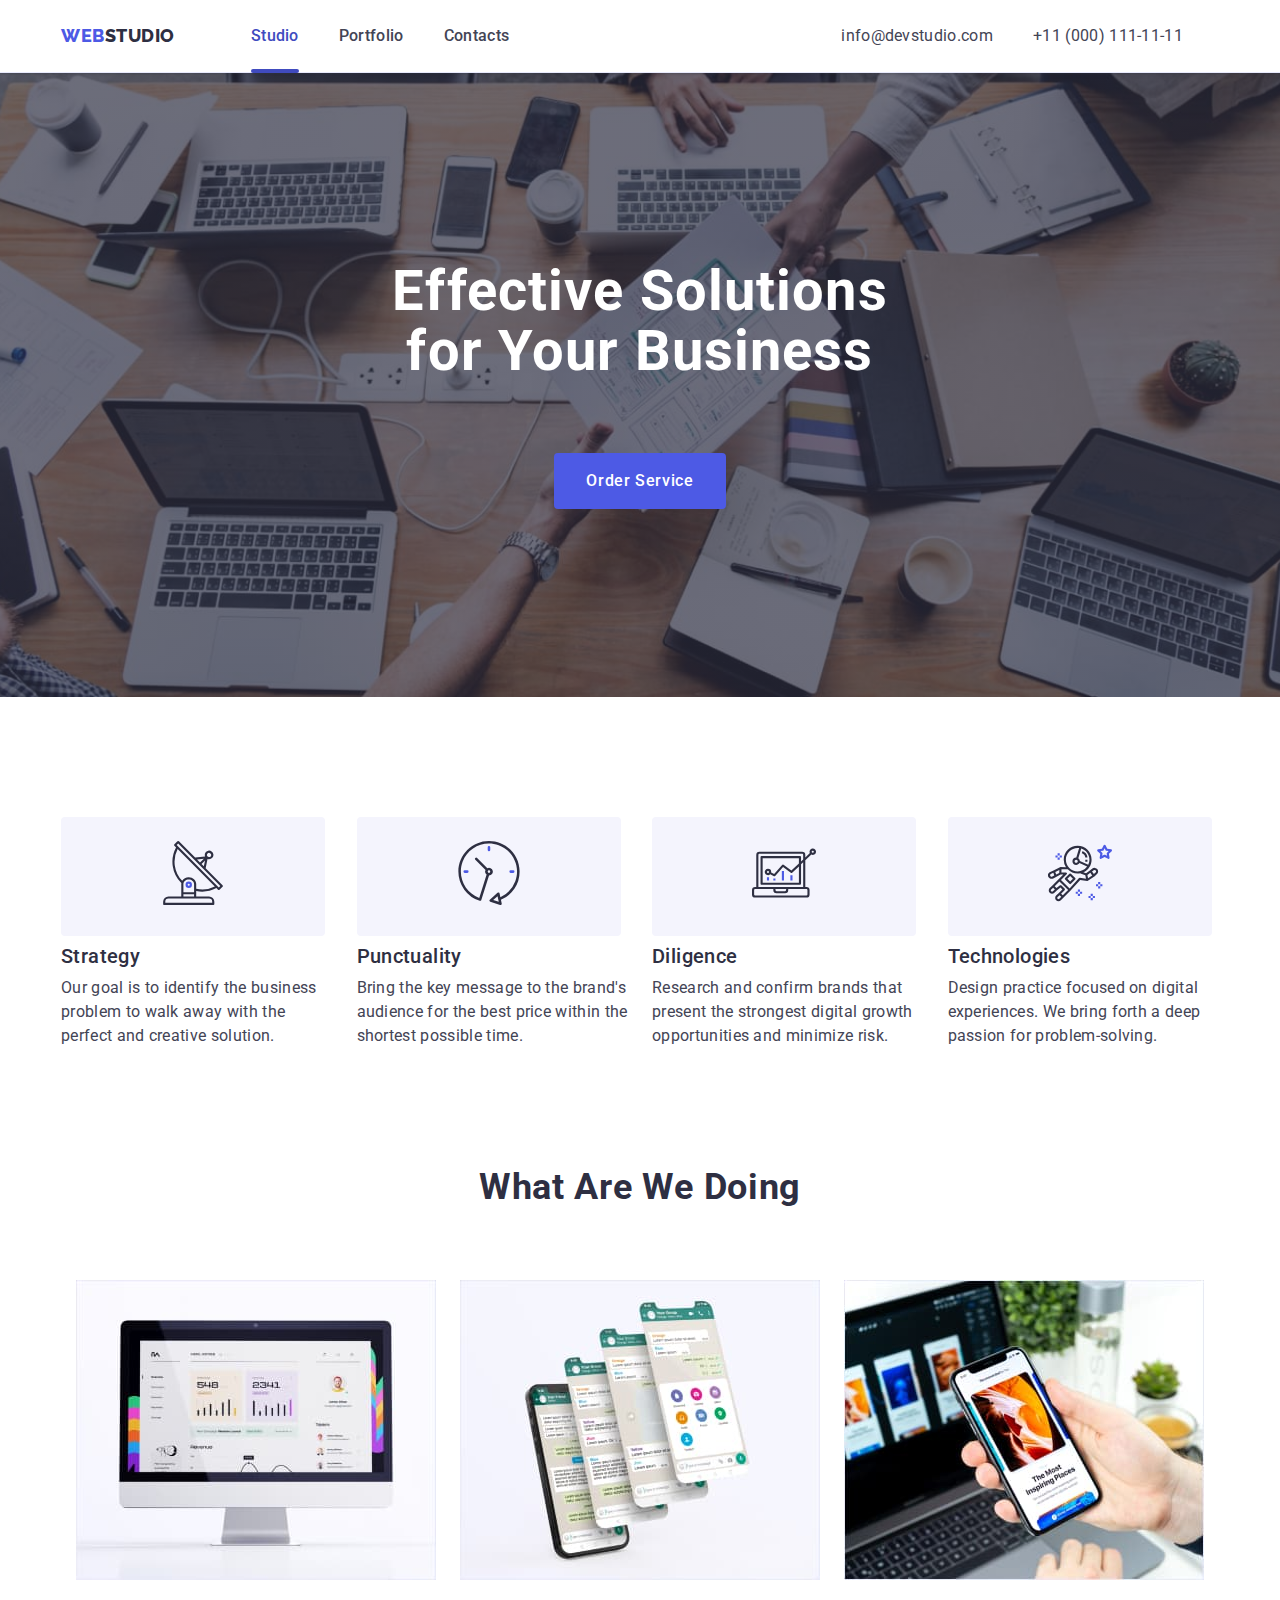
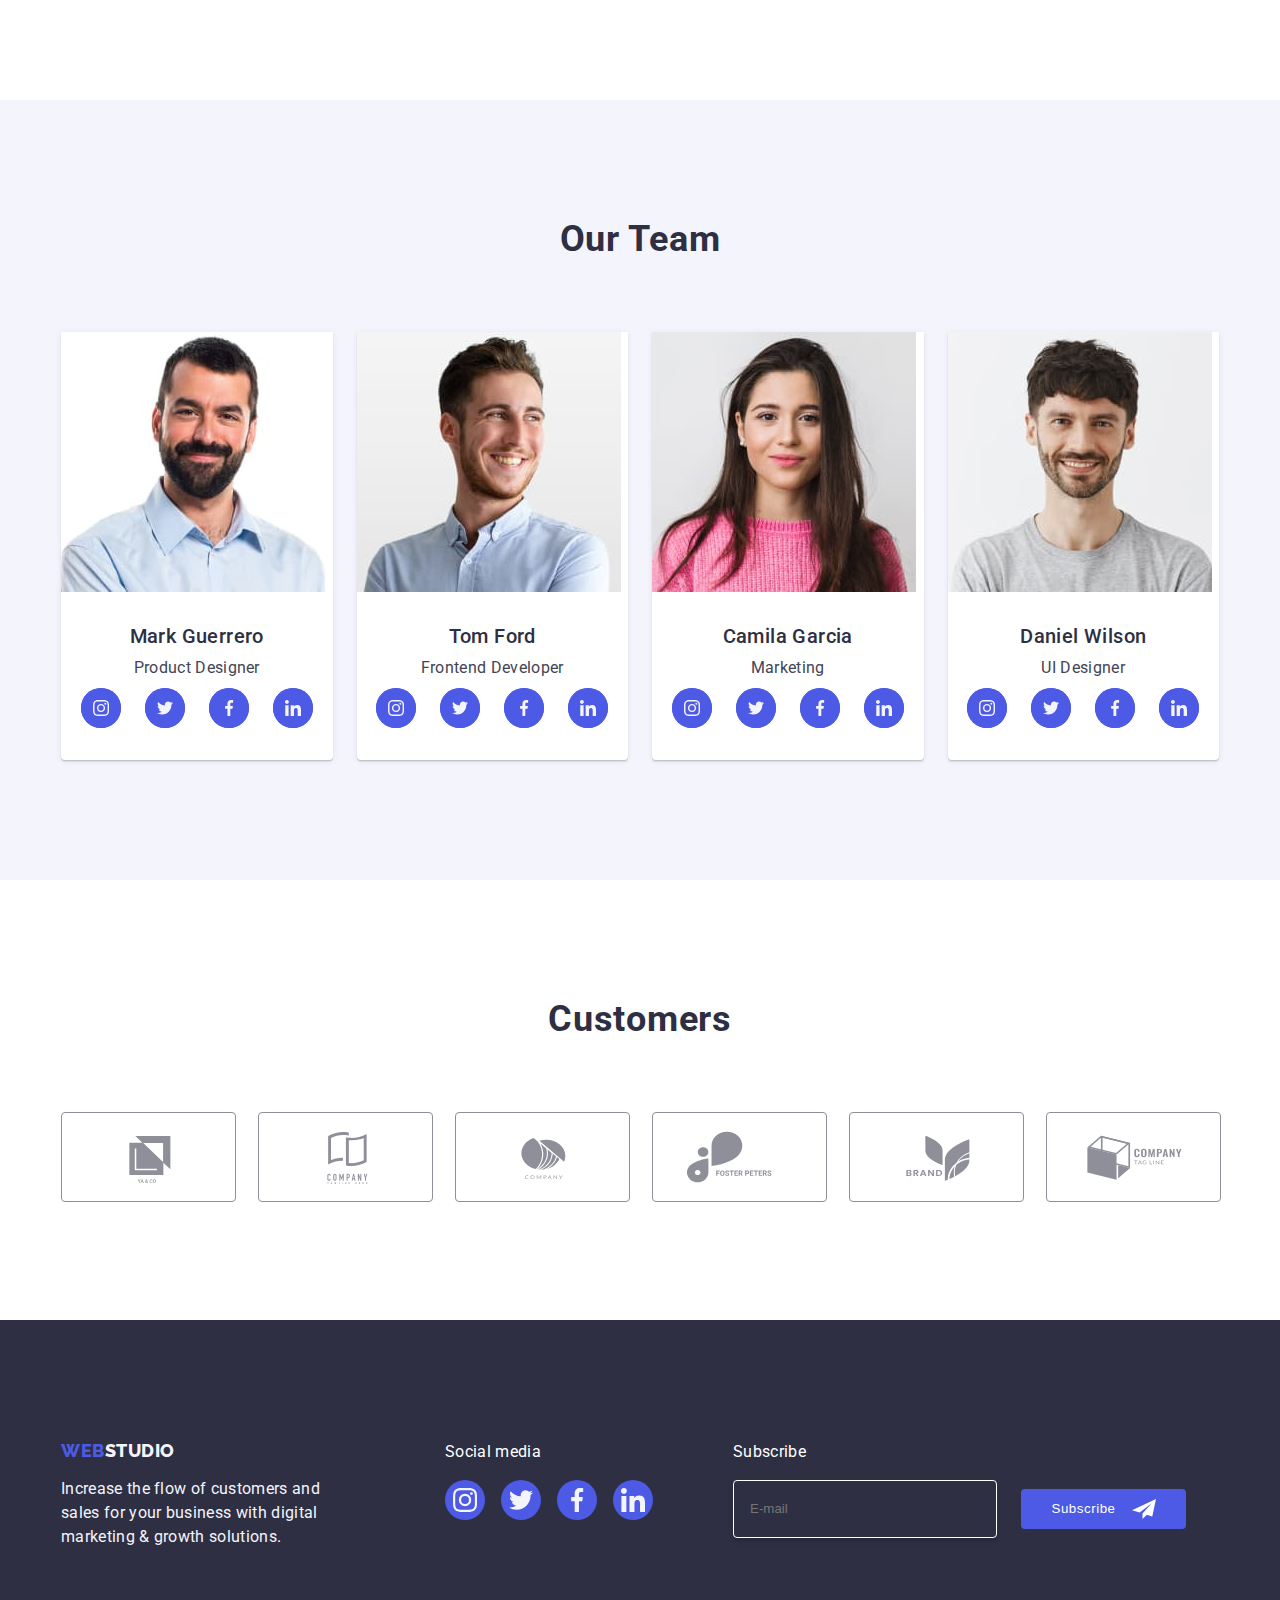
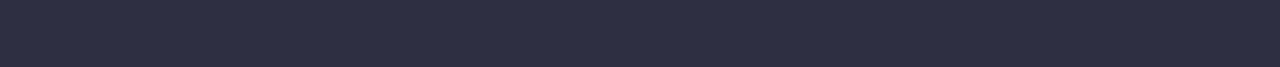
<file: index.html>
<!DOCTYPE html>
<html lang="en">

<head>
  <meta charset="utf-8">
  <meta http-equiv="X-UA-Compatible" content="IE=edge">
  <meta name="description" content="">
  <meta name="viewport" content="width=device-width, initial-scale=1">
  <title>dz3</title>
  <link rel="preconnect" href="https://fonts.googleapis.com">
  <link rel="preconnect" href="https://fonts.gstatic.com" crossorigin>
  <link href="https://fonts.googleapis.com/css2?family=Raleway:wght@900&family=Roboto:wght@400;500;700;900&display=swap"
    rel="stylesheet">
  <link rel="stylesheet" href="https://cdnjs.cloudflare.com/ajax/libs/modern-normalize/2.0.0/modern-normalize.min.css"
    integrity="sha512-4xo8blKMVCiXpTaLzQSLSw3KFOVPWhm/TRtuPVc4WG6kUgjH6J03IBuG7JZPkcWMxJ5huwaBpOpnwYElP/m6wg=="
    crossorigin="anonymous" referrerpolicy="no-referrer" />
 
  <link rel="stylesheet" href="./css/styles.css" />
</head>

<body>
  <header class="header">
    <div class="container flexed-list header-container">
      <a class="logo logo-header link" href="./index.html">Web<span class="logo-text">Studio</span></a>
      <div class="js-menu-container is-open">
        <nav class="flexed-list menu-nav">
          <ul class="menu-list list flexed-list">
            <li class="menu-list-item"><a class="menu-list-link link lower" href="./index.html">Studio</a></li>
            <li class="menu-list-item"><a class="menu-list-link link " href="./portfolio.html">Portfolio</a></li>
            <li class="menu-list-item"><a class="menu-list-link link " href="">Contacts</a></li>
          </ul>
        </nav>
        <address class="contacts">
          <ul class="list flexed-list contacts-list">
            <li class="contacts-item">
              <a href="mailto:info@devstudio.com" class="contacts-link link">info@devstudio.com</a>
            </li>
            <li class="contacts-item">
              <a href="tel:+110001111111" class="contacts-link link contacts-phone">+11 (000) 111-11-11</a>
            </li>
          </ul>
        </address>
        <div class="header-networks">
          <ul class="flexed-list list header-list">
          <li class="header-icons">
            <a href="" class="header-links">
              <svg class="header-icon" width="24" height="24">
                <use href="./images/icons.svg#icon-instagram-2"></use>
              </svg>
            </a>
          </li>
          <li class="header-icons">
            <a href="" class="header-links">

              <svg class="header-icon" width="24" height="24">
                <use href="./images/icons.svg#icon-twitter-1"></use>
              </svg>
            </a>
          </li>
          <li class="header-icons">
            <a href="" class="header-links">

              <svg class="header-icon" width="24" height="24">
                <use href="./images/icons.svg#icon-facebook-1"></use>
              </svg>
            </a>
          </li>
          <li class="header-icons">
            <a href="" class="header-links">

              <svg class="header-icon" width="24" height="24">
                <use href="./images/icons.svg#icon-linkedin-1"></use>
              </svg>
            </a>
          </li>
        </ul>
        </div>
        <button class="close-btn js-close-menu">
           <svg class="modal-icon" width="8" height="8">
          <use href="./images/icons.svg#icon-close-black-18dp-2-1"></use>
        </svg>
        </button>
      </div>

      <button class="menu-toggle js-open-menu" aria-expanded="false" aria-controls="mobile-menu">
         <svg
            width="24"
            height="24"
            fill="currentColor"
            viewBox="0 0 20 20"
            xmlns="http://www.w3.org/2000/svg"
          >
            <path
              fill-rule="evenodd"
              d="M3 5a1 1 0 011-1h12a1 1 0 110 2H4a1 1 0 01-1-1zM3 10a1 1 0 011-1h12a1 1 0 110 2H4a1 1 0 01-1-1zM3 15a1 1 0 011-1h12a1 1 0 110 2H4a1 1 0 01-1-1z"
              clip-rule="evenodd"
            ></path>
          </svg>
      </button>

    </div>

  </header>
  <main>
    <section class="solution">
      <div class="container solution-container">
        <h1 class="solution-text">Effective Solutions
          for Your Business</h1>
        <button class="solution-btn" type="button" data-modal-open>Order Service</button>
      </div>
    </section>
    <section class="about-us">
      <div class="container">
        <h2 class="visually-hidden">lorem</h2>
        <ul class="list flexed-list about-us-list">
          <li class="about-us-item">
            <div class="about-us-item-svg">
              <svg class="about-us-icon" width="64" height="64">
                <use href="./images/icons.svg#icon-antenna-1">
                </use>
              </svg>
            </div>
            <h3 class="about-us-title title-large">Strategy</h3>
            <p class="paragraph about-us-text">Our goal is to identify the business
              problem to walk away with the perfect and creative solution. </p>
          </li>
          <li class="about-us-item">
            <div class="about-us-item-svg">

              <svg class="about-us-icon" width="64" height="64">
                <use href="./images/icons.svg#icon-clock-1">
                </use>
              </svg>
            </div>
            <h3 class="about-us-title title-large">Punctuality</h3>
            <p class="paragraph about-us-text">Bring the key message to the brand's audience for the best price within
              the shortest
              possible time.</p>
          </li>
          <li class="about-us-item">
            <div class="about-us-item-svg">

              <svg class="about-us-icon" width="64" height="64">
                <use href="./images/icons.svg#icon-diagram-1">
                </use>
              </svg>
            </div>
            <h3 class="about-us-title title-large">Diligence</h3>
            <p class="paragraph about-us-text">Research and confirm brands that present the strongest digital growth
              opportunities
              and minimize risk.
            </p>
          </li>
          <li class="about-us-item">
            <div class="about-us-item-svg">

              <svg class="about-us-icon" width="64" height="64">
                <use href="./images/icons.svg#icon-astronaut-1">
                </use>
              </svg>
            </div>
            <h3 class="about-us-title title-large">Technologies</h3>
            <p class="paragraph about-us-text">Design practice focused on digital experiences. We bring forth a deep
              passion for
              problem-solving.</p>
          </li>
        </ul>
      </div>
    </section>
    <section class="we-doing">
      <div class="container">
        <h2 class="title-extra-large">What are we doing</h2>
        <ul class="flexed-list list we-doing-list">
          <li class="we-doing-item"><img src="./images/img1.jpg" srcset="./images/img1x2.jpg 2x" alt="laptop"></li>
          <li class="we-doing-item"><img src="./images/img2.jpg" srcset="./images/img2x2.jpg 2x" alt="smartphone"></li>
          <li class="we-doing-item"><img src="./images/img3.jpg" srcset="./images/img3x2.jpg 2x" alt="laptop and smartphone"></li>
        </ul>
      </div>
    </section>
    <section class="team">
      <div class="container team-container">
        <h2 class="team-title title-extra-large">Our Team</h2>
        <ul class="flexed-list list team-list">
          <li class="team-item">
            <img src="./images/img4.jpg" srcset="./images/img4x2.jpg 2x" alt="men" width="264">
            <div class="team-item-main">
              <h3 class="team-item-main-title title-large">Mark Guerrero</h3>
              <p class="team-item-main-text">Product Designer</p>
              <ul class="team-item-list list">
                <li class="team-icons">
                  <a href="" class="team-icon-link">

                    <svg class="team-icon" width="16" height="16">
                      <use href="./images/icons.svg#icon-instagram-2"></use>
                    </svg>
                  </a>
                </li>
                <li class="team-icons">
                  <a href="" class="team-icon-link">

                    <svg class="team-icon" width="16" height="16">
                      <use href="./images/icons.svg#icon-twitter-1"></use>
                    </svg>
                  </a>
                </li>
                <li class="team-icons">
                  <a href="" class="team-icon-link">

                    <svg class="team-icon" width="16" height="16">
                      <use href="./images/icons.svg#icon-facebook-1"></use>
                    </svg>
                  </a>
                </li>
                <li class="team-icons">
                  <a href="" class="team-icon-link">

                    <svg class="team-icon" width="16" height="16">
                      <use href="./images/icons.svg#icon-linkedin-1"></use>
                    </svg>
                  </a>
                </li>
              </ul>
            </div>
          </li>
          <li class="team-item">
            <img src="./images/img5.jpg" srcset="./images/img5x2.jpg 2x" alt="men" width="264">
            <div class="team-item-main">
              <h3 class="team-item-main-title title-large">Tom Ford</h3>
              <p class="team-item-main-text">Frontend Developer</p>
              <ul class="team-item-list list">
                <li class="team-icons">
                  <a href="" class="team-icon-link">

                    <svg class="team-icon" width="16" height="16">
                      <use href="./images/icons.svg#icon-instagram-2"></use>
                    </svg>
                  </a>
                </li>
                <li class="team-icons">
                  <a href="" class="team-icon-link">

                    <svg class="team-icon" width="16" height="16">
                      <use href="./images/icons.svg#icon-twitter-1"></use>
                    </svg>
                  </a>
                </li>
                <li class="team-icons">
                  <a href="" class="team-icon-link">

                    <svg class="team-icon" width="16" height="16">
                      <use href="./images/icons.svg#icon-facebook-1"></use>
                    </svg>
                  </a>
                </li>
                <li class="team-icons">
                  <a href="" class="team-icon-link">

                    <svg class="team-icon" width="16" height="16">
                      <use href="./images/icons.svg#icon-linkedin-1"></use>
                    </svg>
                  </a>
                </li>
              </ul>
            </div>
          </li>
          <li class="team-item">
            <img src="./images/img6.jpg" srcset="./images/img6x2.jpg 2x" alt="women" width="264">
            <div class="team-item-main">
              <h3 class="team-item-main-title title-large">Camila Garcia</h3>
              <p class="team-item-main-text">Marketing</p>
              <ul class="team-item-list list">
                <li class="team-icons">
                  <a href="" class="team-icon-link">

                    <svg class="team-icon" width="16" height="16">
                      <use href="./images/icons.svg#icon-instagram-2"></use>
                    </svg>
                  </a>
                </li>
                <li class="team-icons">
                  <a href="" class="team-icon-link">

                    <svg class="team-icon" width="16" height="16">
                      <use href="./images/icons.svg#icon-twitter-1"></use>
                    </svg>
                  </a>
                </li>
                <li class="team-icons">
                  <a href="" class="team-icon-link">

                    <svg class="team-icon" width="16" height="16">
                      <use href="./images/icons.svg#icon-facebook-1"></use>
                    </svg>
                  </a>
                </li>
                <li class="team-icons">
                  <a href="" class="team-icon-link">

                    <svg class="team-icon" width="16" height="16">
                      <use href="./images/icons.svg#icon-linkedin-1"></use>
                    </svg>
                  </a>
                </li>
              </ul>
            </div>
          </li>
          <li class="team-item">
            <img src="./images/img7.jpg" srcset="./images/img7x2.jpg 2x" alt="men" width="264">
            <div class="team-item-main">

              <h3 class="team-item-main-title title-large">Daniel Wilson</h3>
              <p class="team-item-main-text">UI Designer</p>
              <ul class="team-item-list list">
                <li class="team-icons">
                  <a href="" class="team-icon-link">

                    <svg class="team-icon" width="16" height="16">
                      <use href="./images/icons.svg#icon-instagram-2"></use>
                    </svg>
                  </a>
                </li>
                <li class="team-icons">
                  <a href="" class="team-icon-link">

                    <svg class="team-icon" width="16" height="16">
                      <use href="./images/icons.svg#icon-twitter-1"></use>
                    </svg>
                  </a>
                </li>
                <li class="team-icons">
                  <a href="" class="team-icon-link">

                    <svg class="team-icon" width="16" height="16">
                      <use href="./images/icons.svg#icon-facebook-1"></use>
                    </svg>
                  </a>
                </li>
                <li class="team-icons">
                  <a href="" class="team-icon-link">

                    <svg class="team-icon" width="16" height="16">
                      <use href="./images/icons.svg#icon-linkedin-1"></use>
                    </svg>
                  </a>
                </li>
              </ul>
            </div>
          </li>
        </ul>
      </div>


    </section>

    <section class="customers">
      <div class="container customers-container">
        <h2 class="title-extra-large customers-title">Customers</h2>
        <ul class="flexed-list list customers-list">
          <li class="customers-item">
            <a href="" class="customers-link">
              <svg class="customers-icon" width="104" height="56">
                <use href="./images/icons.svg#icon-Logo"></use>
              </svg>
            </a>
          </li>
          <li class="customers-item">
            <a href="" class="customers-link">
              <svg class="customers-icon" width="104" height="56">
                <use href="./images/icons.svg#icon-Logo1"></use>
              </svg>
            </a>
          </li>
          <li class="customers-item">
            <a href="" class="customers-link">
              <svg class="customers-icon" width="104" height="56">
                <use href="./images/icons.svg#icon-Logo2"></use>
              </svg>
            </a>
          </li>
          <li class="customers-item">
            <a href="" class="customers-link">
              <svg class="customers-icon" width="104" height="56">
                <use href="./images/icons.svg#icon-group"></use>
              </svg>
            </a>
          </li>
          <li class="customers-item">
            <a href="" class="customers-link">
              <svg class="customers-icon" width="104" height="56">
                <use href="./images/icons.svg#icon-Logo3"></use>
              </svg>
            </a>
          </li>
          <li class="customers-item">
            <a href="" class="customers-link">
              <svg class="customers-icon" width="104" height="56">
                <use href="./images/icons.svg#icon-Logo4"></use>
              </svg>
            </a>
          </li>
        </ul>
      </div>
    </section>
  </main>

  <footer class="footer">
    <div class="container footer-container">
      <div class="footer-item-logo">
        <a class="logo footer-logo link" href="./index.html">Web<span class="footer-logo-text">Studio</span></a>
        <p class="footer-text">Increase the flow of customers and sales for your business with digital marketing &
          growth
          solutions.</p>
      </div>
      <div class="footer-item-networks">
        <p class="paragraph footer-paragraph">
          Social media
        </p>
        <ul class="flexed-list list footer-list">
          <li class="footer-icons">
            <a href="" class="footer-links">
              <svg class="footer-icon" width="24" height="24">
                <use href="./images/icons.svg#icon-instagram-2"></use>
              </svg>
            </a>
          </li>
          <li class="footer-icons">
            <a href="" class="footer-links">

              <svg class="footer-icon" width="24" height="24">
                <use href="./images/icons.svg#icon-twitter-1"></use>
              </svg>
            </a>
          </li>
          <li class="footer-icons">
            <a href="" class="footer-links">

              <svg class="footer-icon" width="24" height="24">
                <use href="./images/icons.svg#icon-facebook-1"></use>
              </svg>
            </a>
          </li>
          <li class="footer-icons">
            <a href="" class="footer-links">

              <svg class="footer-icon" width="24" height="24">
                <use href="./images/icons.svg#icon-linkedin-1"></use>
              </svg>
            </a>
          </li>
        </ul>
      </div>
      <div class="footer-item-form">
        <p class="paragraph footer-paragraph">
          Subscribe
        </p>
        <form class="footer-form">
          <label class="footer-form-label">
            <input type="email" name="email" placeholder="E-mail" required class="footer-input input-text">
          </label>
          <button class="footer-btn" type="submit">
            Subscribe <svg class="footer-icon footer-btn-icon" width="24" height="24">
              <use href="./images/icons.svg#icon-Frame-3"></use>
            </svg>
          </button>
        </form>
      </div>
    </div>
  </footer>

  <div class="modal is-hidden" data-modal>
    <div class="modal-container">
      <button type="button" class="close-btn" data-modal-close>
        <svg class="modal-icon" width="8" height="8">
          <use href="./images/icons.svg#icon-close-black-18dp-2-1"></use>
        </svg>
      </button>
      <p class="modal-title">Leave your contacts and we will call you back</p>
      <form class="modal-form">
        <div class="modal-form-container-label">
          <label class="modal-label input-text" for="user-name">
            Name
          </label>
          <div class="modal-form-input">
            <input type="text" id="user-name" name="user-name" class="modal-input" required>
            <svg class="modal-form-icon" width="18" height="24">
              <use href="./images/icons.svg#icon-person-black-18dp-1"></use>
            </svg>
          </div>
        </div>

        <div class="modal-form-container-label">

          <label class="modal-label input-text" for="user-phone">
            Phone
          </label>
          <div class="modal-form-input">
            <input type="tel" id="user-phone" name="user-phone" class="modal-input" required>
            <svg class="modal-form-icon" width="18" height="24">
              <use href="./images/icons.svg#icon-phone-black-18dp-1"></use>
            </svg>
          </div>
        </div>
        <div class="modal-form-container-label">
          <label class="modal-label input-text" for="user-email">
            Email
          </label>
          <div class="modal-form-input">
            <input type="email" class="modal-input" name="user-email" id="user-email" required>
            <svg class="modal-form-icon" width="18" height="24">
              <use href="./images/icons.svg#icon-email-black-18dp-1"></use>
            </svg>
          </div>
        </div>

        <div class="modal-form-container-label">
          <label class="modal-label input-text" for="user-comment">
            Comment
          </label>
          <textarea class="modal-txtarea" id="user-comment" name="user-comment" placeholder="Text input"
            required></textarea>
        </div>

        <div class="modal-form-container-label">
          <input type="checkbox" id="user-privacy" value="true" name="user-privacy"
            class="modal-checkbox visually-hidden" required>
          <label for="user-privacy" class="modal-label input-text modal-checkbox-label">
            <span class="modal-span">
              <svg width="10" height="8" class="privacy">
                <use href="./images/icons.svg#icon-checkmark2"></use>
              </svg>
            </span>
            I accept the terms and conditions of the <a href="./index.html" class="modal-link"> Privacy Policy</a>
          </label>
        </div>


        <button class="modal-button">
          Send
        </button>
      </form>
    </div>
  </div>
  <script defer src="js/mobile-menu.js"></script>
  <script src="./js/modal.js"></script>
</body>

</html>
</file>
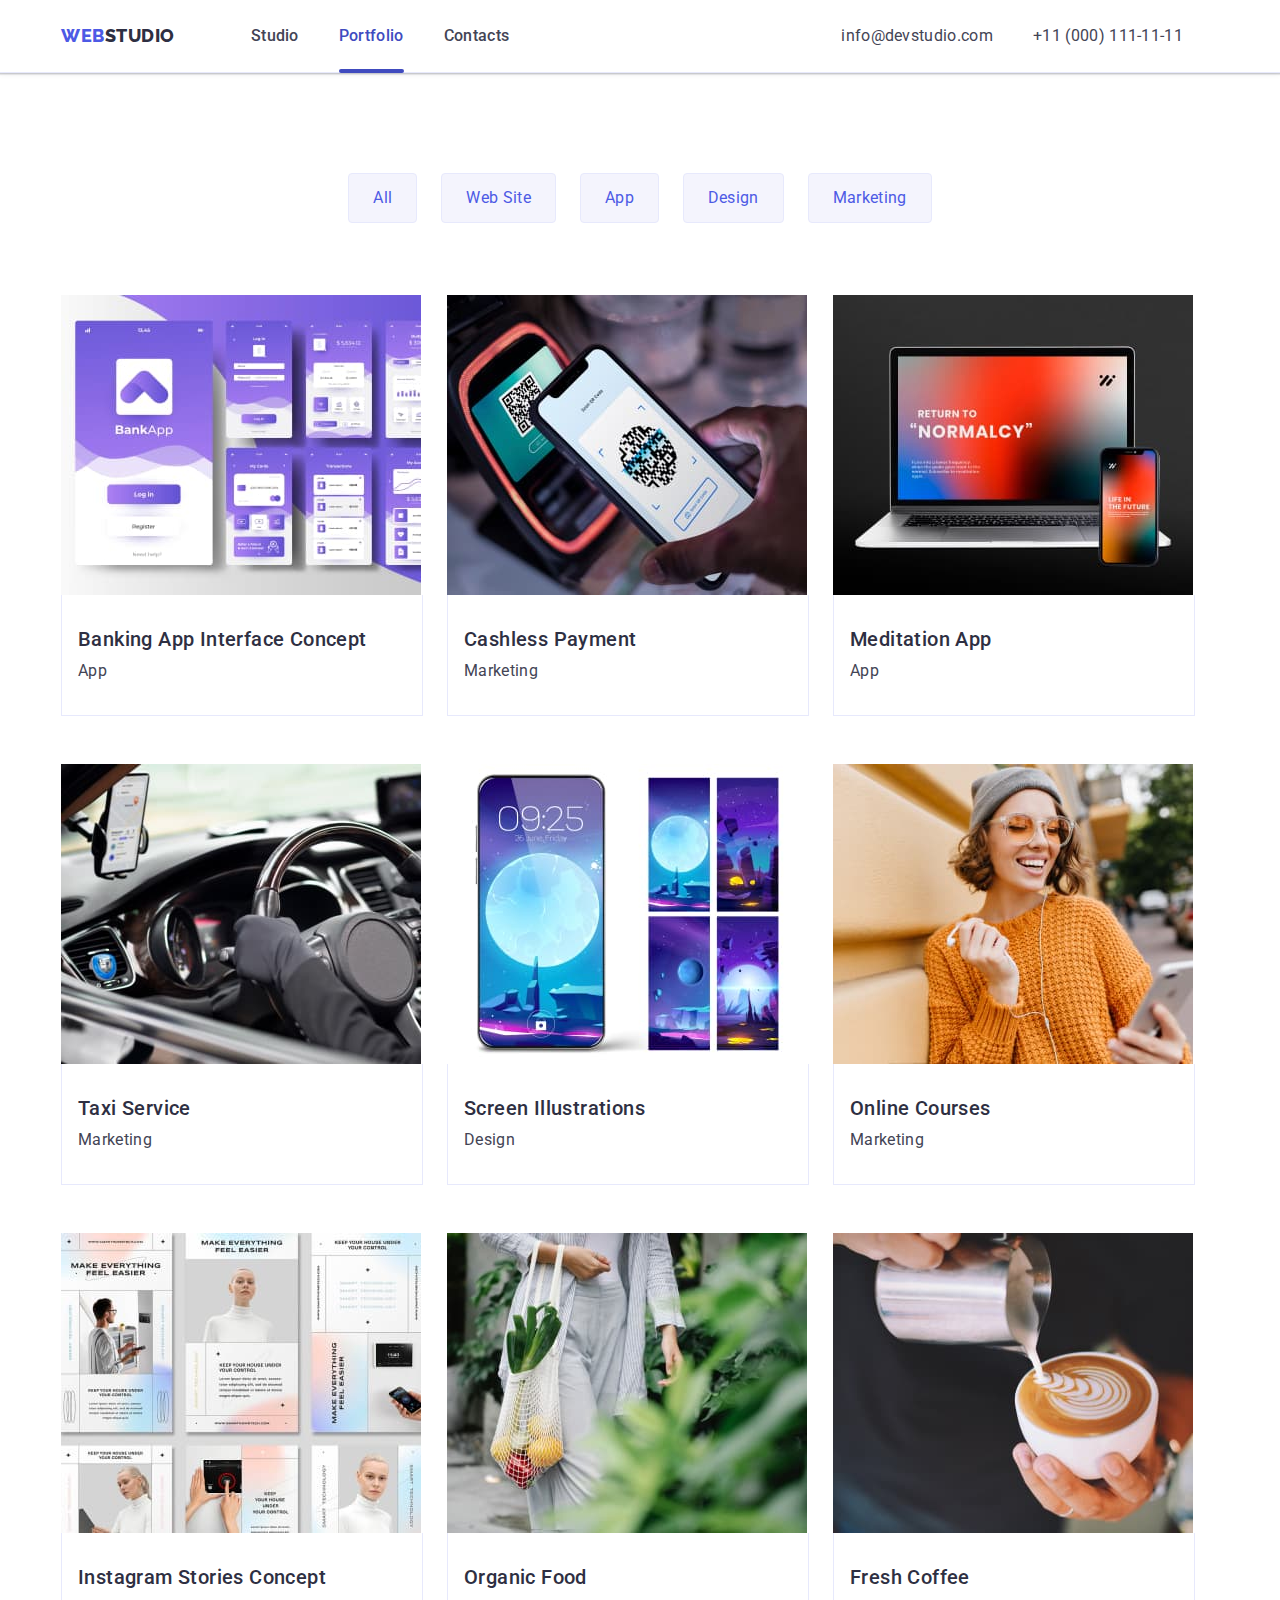
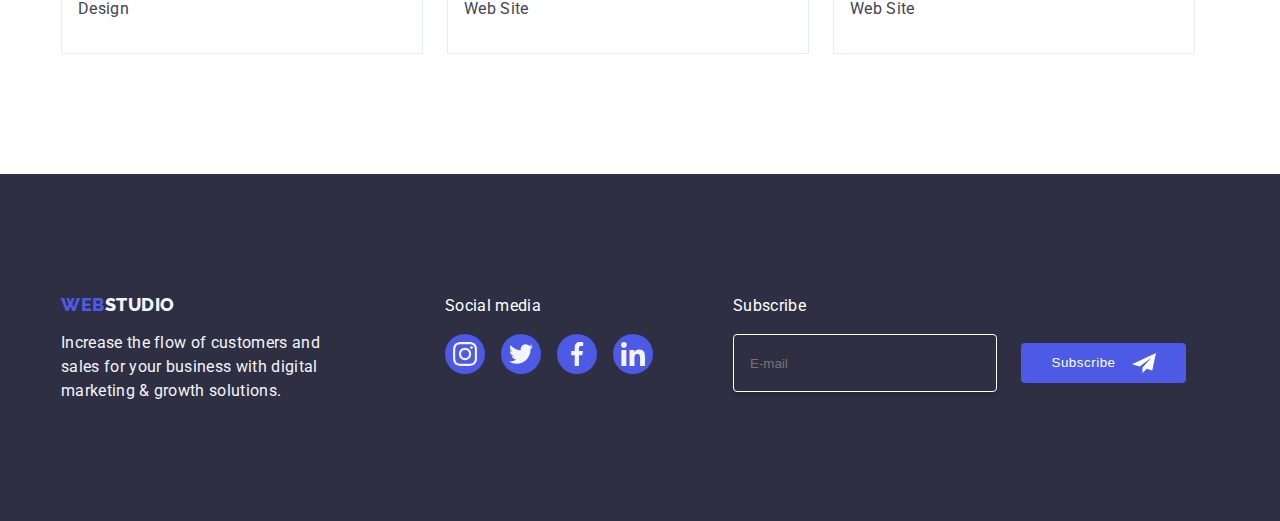
<file: portfolio.html>
<!DOCTYPE html>
<html lang="en">

<head>
  <meta charset="utf-8">
  <meta http-equiv="X-UA-Compatible" content="IE=edge">
  <title>dz2</title>
  <meta name="description" content="">
  <meta name="viewport" content="width=device-width, initial-scale=1">
  <link rel="preconnect" href="https://fonts.googleapis.com">
  <link rel="preconnect" href="https://fonts.gstatic.com" crossorigin>
  <link href="https://fonts.googleapis.com/css2?family=Raleway:wght@900&family=Roboto:wght@400;500;700;900&display=swap"
    rel="stylesheet">
  <link rel="stylesheet" href="https://cdnjs.cloudflare.com/ajax/libs/modern-normalize/2.0.0/modern-normalize.min.css"
    integrity="sha512-4xo8blKMVCiXpTaLzQSLSw3KFOVPWhm/TRtuPVc4WG6kUgjH6J03IBuG7JZPkcWMxJ5huwaBpOpnwYElP/m6wg=="
    crossorigin="anonymous" referrerpolicy="no-referrer" />
  <link rel="stylesheet" href="./css/styles.css">

</head>

<body>
  <header class="header">
    <div class="container flexed-list header-container">
      <a class="logo logo-header link" href="./index.html">Web<span class="logo-text">Studio</span></a>
      <div class="js-menu-container is-open">
        <nav class="flexed-list menu-nav">
          <ul class="menu-list list flexed-list">
            <li class="menu-list-item"><a class="menu-list-link link " href="./index.html">Studio</a></li>
            <li class="menu-list-item"><a class="menu-list-link link lower" href="./portfolio.html">Portfolio</a></li>
            <li class="menu-list-item"><a class="menu-list-link link " href="">Contacts</a></li>
          </ul>
        </nav>
        <address class="contacts">
          <ul class="list flexed-list contacts-list">
            <li class="contacts-item">
              <a href="mailto:info@devstudio.com" class="contacts-link link">info@devstudio.com</a>
            </li>
            <li class="contacts-item">
              <a href="tel:+110001111111" class="contacts-link link contacts-phone">+11 (000) 111-11-11</a>
            </li>
          </ul>
        </address>
        <div class="header-networks">
          <ul class="flexed-list list header-list">
          <li class="header-icons">
            <a href="" class="header-links">
              <svg class="header-icon" width="24" height="24">
                <use href="./images/icons.svg#icon-instagram-2"></use>
              </svg>
            </a>
          </li>
          <li class="header-icons">
            <a href="" class="header-links">

              <svg class="header-icon" width="24" height="24">
                <use href="./images/icons.svg#icon-twitter-1"></use>
              </svg>
            </a>
          </li>
          <li class="header-icons">
            <a href="" class="header-links">

              <svg class="header-icon" width="24" height="24">
                <use href="./images/icons.svg#icon-facebook-1"></use>
              </svg>
            </a>
          </li>
          <li class="header-icons">
            <a href="" class="header-links">

              <svg class="header-icon" width="24" height="24">
                <use href="./images/icons.svg#icon-linkedin-1"></use>
              </svg>
            </a>
          </li>
        </ul>
        </div>
        <button class="close-btn js-close-menu">
           <svg class="modal-icon" width="8" height="8">
          <use href="./images/icons.svg#icon-close-black-18dp-2-1"></use>
        </svg>
        </button>
      </div>

      <button class="menu-toggle js-open-menu" aria-expanded="false" aria-controls="mobile-menu">
         <svg
            width="24"
            height="24"
            fill="currentColor"
            viewBox="0 0 20 20"
            xmlns="http://www.w3.org/2000/svg"
          >
            <path
              fill-rule="evenodd"
              d="M3 5a1 1 0 011-1h12a1 1 0 110 2H4a1 1 0 01-1-1zM3 10a1 1 0 011-1h12a1 1 0 110 2H4a1 1 0 01-1-1zM3 15a1 1 0 011-1h12a1 1 0 110 2H4a1 1 0 01-1-1z"
              clip-rule="evenodd"
            ></path>
          </svg>
      </button>

    </div>

  </header>
  <main>
    <section class="portfolio">
      <div class="container">
        <h1 class="visually-hidden">test</h1>
        <ul class="filters-list list">
          <li class="filters-item"><button type="button" class="filters-button paragraph">All</button></li>
          <li class="filters-item"><button type="button" class="filters-button paragraph">Web Site</button></li>
          <li class="filters-item"><button type="button" class="filters-button paragraph">App</button></li>
          <li class="filters-item"><button type="button" class="filters-button paragraph">Design</button></li>
          <li class="filters-item"><button type="button" class="filters-button paragraph">Marketing</button></li>
        </ul>
        <ul class="cards-list list">
          <li class="cards-item">
            <a href="" class="link cards-link">
              <div class="cards-image-block">
                <picture>
                  <source media="(min-width: 1154px)" srcset="./images/img8.jpg, 1x, ./images/img8x2.jpg 2x" width="360" height="300" />
                  <source media="(min-width: 768px)" srcset="./images/img8t.jpg, 1x, ./images/img8tx2.jpg 2x" width="356" height="300" />
                  <source media="(min-width: 428px)" srcset="./images/img8p.jpg, 1x, ./images/img8px2.jpg 2x" width="396" height="280" />
                  <img src="./images/img8p.jpg" alt="app interface" width="360" height="300" />
                </picture>
                <p class="paragraph cards-image-paragraph">
                  14 Stylish and User-Friendly App Design Concepts · Task Manager App · Calorie Tracker App · Exotic
                  Fruit Ecommerce App · Cloud Storage App
                </p>
              </div>
              <div class="cards-item-content">
                <h2 class="title-large cards-item-title">Banking App Interface Concept</h2>
                <p class="paragraph">App</p>
              </div>
            </a>
          </li>

          <li class="cards-item">
            <a href="" class="link  cards-link">
              <div class="cards-image-block">
                <picture>
                  <source media="(min-width: 1154px)" srcset="./images/img9.jpg, 1x, ./images/img9x2.jpg 2x" width="360" height="300" />
                  <source media="(min-width: 768px)" srcset="./images/img9t.jpg, 1x, ./images/img9tx2.jpg 2x" width="356" height="300" />
                  <source media="(min-width: 428px)" srcset="./images/img9p.jpg, 1x, ./images/img9px2.jpg 2x" width="396" height="280" />
                  <img src="./images/img9p.jpg" alt="app interface" width="360" height="300" />
                </picture>
                <p class="paragraph cards-image-paragraph">14 Stylish and User-Friendly App Design Concepts · Task
                  Manager App · Calorie Tracker App · Exotic Fruit Ecommerce App · Cloud Storage App</p>
              </div>

              <div class="cards-item-content">
                <h2 class="title-large cards-item-title">Cashless Payment</h2>
                <p class="paragraph">Marketing</p>
              </div>

            </a>
          </li>

          <li class="cards-item">
            <a href="" class="link cards-link ">
              <div class="cards-image-block">
                <picture>
                  <source media="(min-width: 1154px)" srcset="./images/img10.jpg 1x, ./images/img10x2.jpg 2x" width="360" height="300" />
                  <source media="(min-width: 768px)" srcset="./images/img10t.jpg 1x, ./images/img10tx2.jpg 2x" width="356" height="300" />
                  <source media="(min-width: 428px)" srcset="./images/img10p.jpg 1x, ./images/img10px2.jpg 2x" width="396" height="280" />
                  <img src="./images/img10p.jpg" alt="app interface" width="360" height="300" />
                </picture>

                <p class="paragraph cards-image-paragraph">
                  14 Stylish and User-Friendly App Design Concepts · Task Manager App · Calorie Tracker App · Exotic
                  Fruit Ecommerce App · Cloud Storage App
                </p>
              </div>
              <div class="cards-item-content">

                <h2 class="title-large cards-item-title">Meditation App</h2>
                <p class="paragraph">App</p>
              </div>

            </a>
          </li>

          <li class="cards-item">
            <a href="" class="link  cards-link">
              <div class="cards-image-block">


                <picture>
                  <source media="(min-width: 1154px)" srcset="./images/img11.jpg 1x, ./images/img11x2.jpg 2x" width="360" height="300" />
                  <source media="(min-width: 768px)" srcset="./images/img11t.jpg 1x, ./images/img11tx2.jpg 2x" width="356" height="300" />
                  <source media="(min-width: 428px)" srcset="./images/img11p.jpg 1x, ./images/img11px2.jpg 2x" width="396" height="280" />
                  <img src="./images/img11p.jpg" alt="app interface" width="360" height="300" />
                </picture>
                <p class="paragraph cards-image-paragraph">
                  14 Stylish and User-Friendly App Design Concepts · Task Manager App · Calorie Tracker App · Exotic
                  Fruit Ecommerce App · Cloud Storage App
                </p>
              </div>
              <div class="cards-item-content">
                <h2 class="title-large cards-item-title">Taxi Service</h2>
                <p class="paragraph">Marketing</p>
              </div>

            </a>

          </li>
          <li class="cards-item">
            <a href="" class="link cards-link ">
              <div class="cards-image-block">


                <picture>
                  <source media="(min-width: 1154px)" srcset="./images/img12.jpg 1x, ./images/img12x2.jpg 2x" width="360" height="300" />
                  <source media="(min-width: 768px)" srcset="./images/img12t.jpg 1x, ./images/img12tx2.jpg 2x" width="356" height="300" />
                  <source media="(min-width: 428px)" srcset="./images/img12p.jpg 1x, ./images/img12px2.jpg 2x" width="396" height="280" />
                  <img src="./images/img12p.jpg" alt="app interface" width="360" height="300" />
                </picture>
                <p class="paragraph cards-image-paragraph">
                  14 Stylish and User-Friendly App Design Concepts · Task Manager App · Calorie Tracker App · Exotic
                  Fruit Ecommerce App · Cloud Storage App
                </p>
              </div>
              <div class="cards-item-content">

                <h2 class="title-large cards-item-title">Screen Illustrations</h2>
                <p class="paragraph">Design</p>
              </div>

            </a>
          </li>

          <li class="cards-item">
            <a href="" class="link  cards-link">
              <div class="cards-image-block">


                <picture>
                  <source media="(min-width: 1154px)" srcset="./images/img13.jpg 1x, ./images/img13x2.jpg 2x" width="360" height="300" />
                  <source media="(min-width: 768px)" srcset="./images/img13t.jpg 1x, ./images/img13tx2.jpg 2x" width="356" height="300" />
                  <source media="(min-width: 428px)" srcset="./images/img13p.jpg 1x, ./images/img13px2.jpg 2x" width="396" height="280" />
                  <img src="./images/img13p.jpg" alt="app interface" width="360" height="300" />
                </picture>
                <p class="paragraph cards-image-paragraph">
                  14 Stylish and User-Friendly App Design Concepts · Task Manager App · Calorie Tracker App · Exotic
                  Fruit Ecommerce App · Cloud Storage App
                </p>
              </div>
              <div class="cards-item-content">

                <h2 class="title-large cards-item-title">Online Courses</h2>
                <p class="paragraph">Marketing</p>
              </div>

            </a>
          </li>

          <li class="cards-item">
            <a href="" class="link  cards-link">
              <div class="cards-image-block">


                <picture>
                  <source media="(min-width: 1154px)" srcset="./images/img14.jpg 1x, ./images/img14x2.jpg 2x" width="360" height="300" />
                  <source media="(min-width: 768px)" srcset="./images/img14t.jpg 1x, ./images/img14tx2.jpg 2x" width="356" height="300" />
                  <source media="(min-width: 428px)" srcset="./images/img14p.jpg 1x, ./images/img14px2.jpg 2x" width="396" height="280" />
                  <img src="./images/img14p.jpg" alt="app interface" width="360" height="300" />
                </picture>
                <p class="paragraph cards-image-paragraph">
                  14 Stylish and User-Friendly App Design Concepts · Task Manager App · Calorie Tracker App · Exotic
                  Fruit Ecommerce App · Cloud Storage App
                </p>
              </div>
              <div class="cards-item-content">

                <h2 class="title-large cards-item-title">Instagram Stories Concept</h2>
                <p class="paragraph">Design</p>
              </div>

            </a>
          </li>

          <li class="cards-item">
            <a href="" class="link cards-link ">
              <div class="cards-image-block">


                <picture>
                  <source media="(min-width: 1154px)" srcset="./images/img15.jpg 1x, ./images/img15px2.jpg 2x" width="360" height="300" />
                  <source media="(min-width: 768px)" srcset="./images/img15t.jpg 1x, ./images/img15px2.jpg 2x" width="356" height="300" />
                  <source media="(min-width: 428px)" srcset="./images/img15p.jpg 1x, ./images/img15px2.jpg 2x" width="396" height="280" />
                  <img src="./images/img15p.jpg" alt="app interface" width="360" height="300" />
                </picture>
                <p class="paragraph cards-image-paragraph">
                  14 Stylish and User-Friendly App Design Concepts · Task Manager App · Calorie Tracker App · Exotic
                  Fruit Ecommerce App · Cloud Storage App
                </p>
              </div>
              <div class="cards-item-content">

                <h2 class="title-large cards-item-title">Organic Food</h2>
                <p class="paragraph">Web Site</p>
              </div>

            </a>
          </li>

          <li class="cards-item">
            <a href="" class="link  cards-link">
              <div class="cards-image-block">
                <picture>
                <source media="(min-width: 1154px)" srcset="./images/img16.jpg 1x, ./images/img16x2.jpg 2x" width="360" height="300" />
                <source media="(min-width: 768px)" srcset="./images/img16t.jpg 1x, ./images/img16tx2.jpg 2x" width="356" height="300" />
                <source media="(min-width: 428px)" srcset="./images/img16p.jpg 1x, ./images/img16px2.jpg 2x" width="396" height="280" />
                <img src="./images/img16p.jpg" alt="app interface" width="360" height="300" />
                </picture>
                <p class="paragraph cards-image-paragraph">
                  14 Stylish and User-Friendly App Design Concepts · Task Manager App · Calorie Tracker App · Exotic
                  Fruit Ecommerce App · Cloud Storage App
                </p>
              </div>
              <div class="cards-item-content">
                <h2 class="title-large cards-item-title">Fresh Coffee</h2>
                <p class="paragraph">Web Site</p>
              </div>

            </a>
          </li>
        </ul>
      </div>
    </section>
  </main>
  <footer class="footer">
    <div class="container footer-container">
      <div class="footer-item-logo">
        <a class="logo footer-logo link" href="./index.html">Web<span class="footer-logo-text">Studio</span></a>
        <p class="footer-text">Increase the flow of customers and sales for your business with digital marketing &
          growth
          solutions.</p>
      </div>
      <div class="footer-item-networks">
        <p class="paragraph footer-paragraph">
          Social media
        </p>
        <ul class="flexed-list list footer-list">
          <li class="footer-icons">
            <a href="" class="footer-links">
              <svg class="footer-icon" width="24" height="24">
                <use href="./images/icons.svg#icon-instagram-2"></use>
              </svg>
            </a>
          </li>
          <li class="footer-icons">
            <a href="" class="footer-links">

              <svg class="footer-icon" width="24" height="24">
                <use href="./images/icons.svg#icon-twitter-1"></use>
              </svg>
            </a>
          </li>
          <li class="footer-icons">
            <a href="" class="footer-links">

              <svg class="footer-icon" width="24" height="24">
                <use href="./images/icons.svg#icon-facebook-1"></use>
              </svg>
            </a>
          </li>
          <li class="footer-icons">
            <a href="" class="footer-links">

              <svg class="footer-icon" width="24" height="24">
                <use href="./images/icons.svg#icon-linkedin-1"></use>
              </svg>
            </a>
          </li>
        </ul>
      </div>
      <div class="footer-item-form">
        <p class="paragraph footer-paragraph">
          Subscribe
        </p>
        <form class="footer-form">
          <label class="footer-form-label">
            <input type="email" name="email" placeholder="E-mail" required class="footer-input input-text">
          </label>
          <button class="footer-btn" type="submit">
            Subscribe <svg class="footer-icon footer-btn-icon" width="24" height="24">
              <use href="./images/icons.svg#icon-Frame-3"></use>
            </svg>
          </button>
        </form>
      </div>
    </div>
  </footer>
  <script defer src="js/mobile-menu.js"></script>

</body>
</html>
</file>
<file: css/styles.css>
body {
  font-family: "Roboto", sans-serif;
  font-size: 16px;
  line-height: 24px;
  letter-spacing: 0.02rem;
  color: var(--slate);
  background-color: var(--white);
}

.lock {
  overflow: hidden;
}

* {
  margin: 0;
  padding: 0;
}

:root {
  --slate: #434455;
  --light-slate: #8e8f99;
  --cloud: #F4F4FD;
  --navy-blue: #2E2F42;
  --navy-blue-modal: rgba(46, 47, 66, 0.40);
  --iris: #4D5AE5;
  --white: #fff;
  --cornflower: #E7E9FC;
  --hover-links: #404bbf;
  --diary: #fcfcfc;
  --light-green: #31d0aa;
}

.container {
  width: 100%;
  padding: 0 16px;
}

.link {
  text-decoration: none;
  font-size: 12px;
  line-height: 24px;
  letter-spacing: 0.04rem;
}

.list {
  list-style: none;
}

.logo {
  font-family: "Raleway", sans-serif;
  font-size: 18px;
  font-style: normal;
  font-weight: 800;
  line-height: 1.17;
  letter-spacing: 0.03em;
  text-transform: uppercase;
}

input:focus-within,
textarea:focus-within {
  border-color: var(--iris);
}

.visually-hidden {
  position: absolute;
  width: 1px;
  height: 1px;
  margin: -1px;
  border: 0;
  padding: 0;
  white-space: nowrap;
  clip-path: inset(100%);
  clip: rect(0 0 0 0);
  overflow: hidden;
}

img {
  display: block;
}

.close-btn {
  position: absolute;
  right: 24px;
  top: 24px;
  width: 24px;
  height: 24px;
  border-radius: 50%;
  display: flex;
  align-items: center;
  justify-content: center;
  background-color: var(--cornflower);
  border: 1px solid rgba(0, 0, 0, 0.1);
  padding: 0;
  cursor: pointer;
  transition: background-color 250ms cubic-bezier(0.4, 0, 0.2, 1), border 250ms cubic-bezier(0.4, 0, 0.2, 1);
}

.close-btn:hover,
.close-btn:focus {
  background-color: var(--hover-links);
  border: none;
  fill: var(--white);
}

.is-hidden {
  opacity: 0;
  visibility: hidden;
  pointer-events: none;
}

.flexed-list {
  display: flex;
  flex-direction: column;
}

.title-large {
  font-size: 36px;
  font-weight: 700;
  line-height: 40px;
  letter-spacing: 0.72px;
}

.paragraph {
  font-weight: 500;
  font-size: 16px;
  line-height: 1.5;
  letter-spacing: 0.02em;
  color: var(--slate);
}

/*-------------- header ------------------*/
.header {
  border-bottom: 1px solid var(--cornflower);
  box-shadow: 0px 2px 1px rgba(46, 47, 66, 0.08), 0px 1px 1px rgba(46, 47, 66, 0.16), 0px 1px 6px rgba(46, 47, 66, 0.08);
  position: fixed;
  padding: 24px 0;
  width: 100%;
  background-color: var(--white);
  top: 0;
  z-index: 999;
}

.header-container {
  position: relative;
}

.is-open {
  position: absolute;
  width: 1px;
  height: 1px;
  margin: -1px;
  border: 0;
  padding: 0;
  white-space: nowrap;
  clip-path: inset(100%);
  clip: rect(0 0 0 0);
}

.logo-header {
  color: var(--iris);
}

.logo-text {
  color: var(--navy-blue);
}

.js-menu-container {
  position: fixed;
  height: 100%;
  width: 100%;
  padding: 80px 40px 40px;
  background-color: white;
  top: 0;
  left: 0;

}

.menu-toggle {
  border: none;
  background-color: var(--white);
}

.toggle-svg {
  fill: var(--navy-blue);
}

.menu-toggle {
  position: absolute;
  top: 0;
  right: 14px;
  cursor: pointer;
}

.menu-list-link {
  font-size: 36px;
  font-weight: 700;
  line-height: 40px;
  color: var(--slate);
  transition: color 250ms cubic-bezier(0.4, 0, 0.2, 1);
}

.lower {
  color: var(--hover-links);
}

.menu-list-item:not(:last-child) {
  margin-bottom: 40px;
}

.contacts {
  margin-top: 284px;
}

.contacts-list {
  display: flex;
  flex-direction: column-reverse;
}

.contacts-item:nth-child(2) {
  margin-bottom: 40px;
}

.contacts-link {
  font-size: 20px;
  font-weight: 500;
  line-height: 24px;
  letter-spacing: 0.4px;
  font-style: initial;
  color: var(--slate);

}

.contacts-phone {
  white-space: nowrap;
  font-size: 36px;
  font-weight: 700;
  line-height: 40px;
  letter-spacing: 0.72px;
  font-style: initial;
  color: var(--iris)
}

.header-networks {
  margin-top: 48px;
}

.header-list {
  flex-direction: row;
  gap: 56px;
}

.header-icons {
  width: 40px;
  height: 40px;

}

.header-links {
  border-radius: 50%;
  width: 100%;
  height: 100%;
  background-color: var(--iris);
  display: flex;
  align-items: center;
  justify-content: center;
  transition: background-color 250ms cubic-bezier(0.4, 0, 0.2, 1);
}

/*--------------------   ----------------*/
.solution {
  margin-top: 70px;
  padding: 112px 0;
  background-color: var(--navy-blue);
  background-image: linear-gradient(rgba(46, 47, 66, 0.7),
      rgba(46, 47, 66, 0.7)), url(../images/img17p.jpg);
  background-repeat: no-repeat;
  background-size: cover;
  background-position: center;
  color: var(--white);
}

@media only screen and (min-device-pixel-ratio: 2),
only screen and (min-resolution: 192dpi) {
.solution{
    background-image: linear-gradient(rgba(46, 47, 66, 0.7),
      rgba(46, 47, 66, 0.7)), url(../images/img17px2.jpg);
}
}

.solution-container {
  display: flex;
  flex-direction: column;
  justify-content: center;
  align-items: center;
  text-align: center;
}

.solution-text {
  font-size: 36px;
  font-weight: 700;
  line-height: 40px;
  letter-spacing: 0.72px;
}

.solution-btn {
  background: var(--iris);
  color: var(--white);
  margin: 72px auto 0 auto;
  border: none;
  letter-spacing: 0.04rem;
  border-radius: 4px;
  padding: 16px 32px;
  display: block;
  min-width: 169px;

  font-weight: 500;
  font-family: "Roboto", sans-serif;
  font-size: 16px;
  line-height: 1.5;
  cursor: pointer;
  transition: background-color 250ms cubic-bezier(0.4, 0, 0.2, 1);
}

.solution-btn:hover,
.solution-btn:focus {
  background-color: var(--hover-links);
}

/*------------------------ about-us -----------*/

.about-us {
  padding: 96px 0px;
}

.about-us-list {
  gap: 72px;
}

.about-us-item {
  display: flex;
  flex-direction: column;
  gap: 8px;
  align-items: center;

}

about-us-title {
  text-align: center;
}

.about-us-item-svg {
  display: none;
}

/*---------------------- we-doing ------------------*/
.we-doing {
  display: none;
}

/*--------------------- team --------------------*/
.team {
  text-align: center;
  background-color: var(--cloud);
  padding: 96px 0;
}

.team-title {
  font-size: 36px;
  font-weight: 700;
  line-height: 40px;
  letter-spacing: 0.72px;
}

.team-list {
  margin-top: 72px;
  gap: 72px;
}

.team-item {
  margin: 0 auto;
  background-color: var(--white);
  border-radius: 0 0 4px 4px;
  box-shadow: 0px 2px 1px 0px rgba(46, 47, 66, 0.08), 0px 1px 1px 0px rgba(46, 47, 66, 0.16), 0px 1px 6px 0px rgba(46, 47, 66, 0.08);
}

.team-item-main {
  display: flex;
  flex-direction: column;
  gap: 8px;
  padding: 32px 0;
}

.team-item-main-title {
  font-size: 20px;
  font-weight: 500;
  line-height: 24px;
  letter-spacing: 0.4px;
  color: var(--slate)
}

.team-item-main-text {
  font-size: 16px;
  font-weight: 400;
  line-height: 24px;
  letter-spacing: 0.32px;
}

.team-item-list {
  display: flex;
  justify-content: center;
  gap: 24px;
}

.team-icons {
  fill: var(--white);
  background-color: var(--iris);
  width: 40px;
  height: 40px;
  border-radius: 50%;
}

.team-icon-link {
  width: 100%;
  height: 100%;
  background-color: var(--iris);
  border-radius: 50%;
  display: flex;
  align-items: center;
  justify-content: center;
  transition: background-color 250ms cubic-bezier(0.4, 0, 0.2, 1);
}

.team-icon-link:hover,
.team-icon-link:focus {
  background-color: var(--hover-links);
}

.team-icon {
  fill: var(--cloud);
}

/*------------------------ customers -----------------------*/

.customers {
  padding: 96px 0;
}

.customers-title {
  margin-bottom: 72px;
  text-align: center;
  font-size: 36px;
  font-weight: 700;
  line-height: 40px;
  letter-spacing: 0.72px;
}

.customers-list {
  gap: 72px 16px;
  flex-direction: row;
  flex-wrap: wrap;
}

.customers-item {
  width: calc((100% - 16px) / 2);
  height: 88px;
}

.customers-link {
  width: 100%;
  height: 100%;
  border: 1px solid var(--light-slate);
  border-radius: 4px;
  display: flex;
  align-items: center;
  justify-content: center;
  color: var(--light-slate);
  transition: border-color 250ms cubic-bezier(0.4, 0, 0.2, 1), color 250ms cubic-bezier(0.4, 0, 0.2, 1);

}

.customers-link:hover,
.customers-link:focus {
  border-color: var(--hover-links);
  color: var(--hover-links);
}

.customers-icon {
  display: block;
  fill: currentColor;
}

/*------------------ footer --------------------*/

.footer {
  background: var(--navy-blue);
  padding: 100px 0;
}

.footer-container {
  display: flex;
  flex-direction: column;
  justify-content: center;
  text-align: center;
  align-items: center;
  gap: 72px;
}

.footer-logo {
  color: var(--iris);
  display: inline-block;
  margin-bottom: 16px;
}

.footer-logo-text {
  color: var(--cloud);
}

.footer-text {
  color: var(--cloud);
  line-height: 1.5;
  letter-spacing: 0.02em;
  width: 264px;
}

.footer-title {
  margin-bottom: 16px;
  color: var(--white)
}

.footer-list {
  gap: 16px;
  flex-direction: row;
}

.footer-icons {
  width: 40px;
  height: 40px;
}

.footer-links {
  border-radius: 50%;
  width: 100%;
  height: 100%;
  background-color: var(--iris);
  display: flex;
  align-items: center;
  justify-content: center;
  transition: background-color 250ms cubic-bezier(0.4, 0, 0.2, 1);
}

.footer-links:hover,
.footer-links:focus {
  background-color: var(--light-green);
}

.footer-icon {
  fill: var(--cloud);
}

.footer-paragraph {
  color: var(--white);
  font-weight: 500;
  margin-bottom: 16px;
}

.footer-item-form {
  width: 100%;
}

.footer-form {
  display: flex;
  align-items: center;
  gap: 24px;
  flex-direction: column;
  width: 100%;
}

.footer-form-label {
  display: flex;
  flex-direction: column;
  width: 100%;
}

.footer-input {
  height: 40px;
  color: var(--white);
  border: 1px solid var(--white);
  opacity: 0.3;
  border-radius: 4px;
  box-shadow: 0px 4px 4px 0px rgba(0, 0, 0, 0.15);
  line-height: 1.5;
  background-color: transparent;
  padding: 8px 16px;
}

.footer-btn {
  background-color: var(--iris);
  color: var(--white);
  display: inline-flex;
  padding: 8px 24px;
  justify-content: center;
  align-items: center;
  border-radius: 4px;
  border: none;
  cursor: pointer;
  transition: background-color 250ms cubic-bezier(0.4, 0, 0.2, 1);
  min-width: 165px;
  font-weight: 500;
  line-height: 1.5;
  letter-spacing: 0.04em;
}

.footer-btn:hover {
  background-color: var(--hover-links);
}

.footer-btn-icon {
  margin-left: 16px;
}

/*---------------modal ----------------*/
.modal {
  background-color: var(--navy-blue-modal);
  position: fixed;
  top: 0;
  left: 0;
  width: 100%;
  height: 100%;
  z-index: 1;
  transition: opacity 250ms cubic-bezier(0.4, 0, 0.2, 1), visibility 250ms cubic-bezier(0.4, 0, 0.2, 1);
}

.modal-container {
  padding: 72px 16px 24px;
  width: 408px;
  min-height: 584px;
  background-color: var(--diary);
  border-radius: 4px;
  box-shadow: 0px 2px 1px 0px rgba(0, 0, 0, 0.20), 0px 1px 3px 0px rgba(0, 0, 0, 0.12), 0px 1px 1px 0px rgba(0, 0, 0, 0.14);
  top: 50%;
  left: 50%;
  transform: translate(-50%, -50%) scale(1);
  transition: transform 250ms cubic-bezier(0.4, 0, 0.2, 1);
  position: absolute;


}

.modal-btn {
  position: absolute;
  right: 24px;
  top: 24px;
  width: 24px;
  height: 24px;
  border-radius: 50%;
  display: flex;
  align-items: center;
  justify-content: center;
  background-color: var(--cornflower);
  border: 1px solid rgba(0, 0, 0, 0.1);
  padding: 0;
  cursor: pointer;
  transition: background-color 250ms cubic-bezier(0.4, 0, 0.2, 1), border 250ms cubic-bezier(0.4, 0, 0.2, 1);
}

.modal-btn:hover,
.modal-btn:focus {
  background-color: var(--hover-links);
  border: none;
  fill: var(--white);
}

.modal-icon {
  transition: fill 250ms cubic-bezier(0.4, 0, 0.2, 1);
}

.is-hidden {
  opacity: 0;
  visibility: hidden;
  pointer-events: none;
}

.modal-form {
  display: flex;
  flex-direction: column;
}

.modal-form-container-label {
  margin-bottom: 8px;
}

.modal-form-container-label:nth-child(4) {
  margin-bottom: 16px;
}

.modal-form-container-label:nth-child(5) {
  margin-bottom: 24px;
}

.modal-title {
  font-family: Roboto;
  font-size: 16px;
  font-style: normal;
  font-weight: 500;
  line-height: 24px;
  letter-spacing: 0.32px;
  color: var(--navy-blue);
  margin-bottom: 16px;
  text-align: center;
}

.modal-label {
  line-height: 1.17;
  display: block;
  margin-bottom: 4px;
  position: relative;
  color: var(--light-slate)
}

.modal-form-input {
  position: relative;
}

.modal-input {
  width: 100%;
  height: 40px;
  border: 1px solid var(--navy-blue-modal);
  border-radius: 4px;
  background-color: transparent;
  padding-left: 38px;
  outline: transparent;
  transition: border-color 250ms cubic-bezier(0.4, 0, 0.2, 1);
}

.modal-input:focus-within {
  border-color: var(--iris);
}

.modal-form-icon {
  position: absolute;
  left: 16px;
  top: 50%;
  transform: translateY(-50%);
  transition: fill 250ms cubic-bezier(0.4, 0, 0.2, 1);
}

.modal-input:focus-within+.modal-form-icon {
  fill: var(--iris);
}



.modal-txtarea {
  width: 100%;
  height: 120px;
  font-size: 12px;
  line-height: 1.17;
  letter-spacing: 0.04em;
  color: var(--navy-blue-modal);
  border: 1px solid var(--navy-blue-modal);
  border-radius: 4px;
  background-color: transparent;
  padding: 8px 16px;
  outline: transparent;
  resize: none;
  transition: border-color 250ms cubic-bezier(0.4, 0, 0.2, 1);
}

.modal-txtarea:focus-within {
  border-color: var(--iris);
}

.modal-checkbox-label {
  color: var(--light-slate);
  margin: 0;
  font-size: 12px;
  font-weight: 400;
  display: flex;
  align-items: center;
}

.modal-span {
  width: 16px;
  height: 16px;
  border: 1px solid var(--navy-blue-modal);
  border-radius: 2px;
  transition: background-color 250ms cubic-bezier(0.4, 0, 0.2, 1), border 250ms cubic-bezier(0.4, 0, 0.2, 1), fill 250ms cubic-bezier(0.4, 0, 0.2, 1);
  display: inline-flex;
  align-items: center;
  justify-content: center;
  fill: transparent;
  position: relative;
  margin-right: 8px;
}

.modal-link {
  color: var(--iris);
  line-height: 16px;
  margin-left: 4px;
}

.modal-checkbox:checked+.modal-label>.modal-span {
  background-color: var(--hover-links);
  border: none;
  fill: var(--cloud);
}

.modal-button {
  display: block;
  min-width: 169px;
  margin: 0 auto;
  padding: 16px 32px;
  background-color: var(--iris);
  color: var(--white);
  font-family: "Roboto", sans-serif;
  font-size: 16px;
  font-weight: 500;
  line-height: 24px;
  cursor: pointer;
  letter-spacing: 0.04em;
  border-radius: 4px;
  box-shadow: 0px 4px 4px 0px rgba(0, 0, 0, 0.15);
  border: none;
  transition: background-color 250ms cubic-bezier(0.4, 0, 0.2, 1);
  height: 56px;
}

.modal-button:hover,
.modal-button:focus {
  background-color: var(--hover-links);
}

/**
  |============================
  | portfolio page
  |============================
*/

.portfolio {
  padding: 118px 0 48px;
}

/**
  |============================
  | filters
  |============================
*/
.filters-list {
  display: flex;
  transition: color 250ms cubic-bezier(0.4, 0, 0.2, 1), background-color 250ms cubic-bezier(0.4, 0, 0.2, 1), border-color 250ms cubic-bezier(0.4, 0, 0.2, 1), box-shadow 250ms cubic-bezier(0.4, 0, 0.2, 1);
  gap: 24px 16px;
  flex-wrap: wrap;
  margin-bottom: 48px;
}

.filters-button {
  color: var(--iris);
  background-color: var(--cloud);
  border: 1px solid var(--cornflower);
  padding: 8px 16px;
  border-radius: 4px;
  font-family: "Roboto", sans-serif;
  letter-spacing: 0.04em;
  cursor: pointer;
  transition: color 250ms cubic-bezier(0.4, 0, 0.2, 1), background-color 250ms cubic-bezier(0.4, 0, 0.2, 1), border-color 250ms cubic-bezier(0.4, 0, 0.2, 1), box-shadow 250ms cubic-bezier(0.4, 0, 0.2, 1);
}

.filters-button:focus,
.filters-button:hover {
  background-color: var(--hover-links);
  border: 1px solid transparent;
  color: var(--white);
  box-shadow: 0px 3px 1px rgba(0, 0, 0, 0.1), 0px 2px 1px rgba(0, 0, 0, 0.08), 0px 2px 2px rgba(0, 0, 0, 0.12);

}

/**
  |============================
  | cards
  |============================
*/

.cards-list {
  display: flex;
  flex-direction: column;
  gap: 48px;
}

.cards-item {
  position: relative;
  overflow: hidden;
}

.cards-link {
  display: block;
  transition: box-shadow 250ms cubic-bezier(0.4, 0, 0.2, 1);
}

.cards-link:hover .cards-image-paragraph,
.cards-link:focus .cards-image-paragraph {
  transform: translateY(0%);
}

.cards-image-block {
  position: relative;
  overflow: hidden;
}

.cards-image-paragraph {
  position: absolute;
  top: 0;
  color: var(--cloud);
  padding: 20px 16px;
  background-color: var(--iris);
  height: 100%;
  width: 100%;
  transform: translateY(100%);
  transition: transform 250ms cubic-bezier(0.4, 0, 0.2, 1);
}

.cards-link:hover,
.cards-link:focus {
  box-shadow: 0px 1px 6px rgba(46, 47, 66, 0.08), 0px 1px 1px rgba(46, 47, 66, 0.16), 0px 2px 1px rgba(46, 47, 66, 0.08);
  transform: translateY(0%);
}

.cards-item:hover {
  box-shadow: 0px 2px 1px 0px rgba(46, 47, 66, 0.08), 0px 1px 1px 0px rgba(46, 47, 66, 0.16), 0px 1px 6px 0px rgba(46, 47, 66, 0.08);
}

.cards-item-content {
  padding: 32px 16px;
  gap: 8px;
  align-self: stretch;
  display: flex;
  flex-direction: column;
  border: 1px solid var(--cornflower);
  border-top: none;
  z-index: 3;
  overflow: hidden;
}

.cards-item-title {
  font-size: 20px;
  font-weight: 500;
  color: var(--navy-blue)
}

@media screen and (min-width:768px) {

  .title-extra-large {
    font-weight: 700;
  }

  .flexed-list {
    flex-wrap: wrap;
    justify-content: center;
    flex-direction: row;
  }

  /*---------------------------- header ----------*/

  .header {
    position: relative;
    padding: 0;
  }

  .header-container {
    flex-wrap: nowrap;
    justify-content: center;
    align-items: center;
  }

  .logo-header {
    margin-right: 120px;
  }

  .menu-list {
    flex-wrap: nowrap;
    gap: 40px;
  }

  .menu-list-item:not(:last-child) {
    margin: 0;
  }

  .menu-list-item:hover .menu-list-link,
  .menu-list-item:focus .menu-list-link {
    color: var(--hover-links);
  }

  .menu-list-link {
    display: block;
    position: relative;
    color: var(--slate);
    transition: color 250ms cubic-bezier(0.4, 0, 0.2, 1);
    padding: 24px 0;
    font-family: Roboto;
    font-size: 16px;
    font-style: normal;
    font-weight: 500;
    line-height: 24px;
    letter-spacing: 0.32px;
  }

  .lower {
    color: var(--hover-links)
  }

  .lower::after {
    display: flex;
    content: "";
    position: absolute;
    width: 100%;
    border-radius: 2px;
    height: 4px;
    background: var(--hover-links);
    left: 0;
    bottom: -1px;
  }

  .js-open-menu,
  .js-close-menu {
    display: none;
  }

  .header-networks {
    display: none;
  }

  .js-menu-container {
    position: relative;
    display: flex;
    align-items: center;
    padding: 0;
    gap: 120px;
  }

  .contacts {
    margin: 0;
  }

  .contacts-list {
    gap: 12px;
  }

  .contacts-link {
    font-size: 12px;
    letter-spacing: 0.02em;
    line-height: 1.16;
    line-height: 14px;
    font-weight: 400;
  }

  .contacts-link:hover,
  .contacts-link:focus {
    color: var(--hover-links)
  }

  .contacts-phone {
    color: var(--slate);
  }


  .contacts-item:nth-child(2) {
    margin: 0;
  }

  /*---------------solution--------------*/

  .solution {
    margin: 0;
    padding: 112px 0;
    background-image: linear-gradient(rgba(46, 47, 66, 0.7),
        rgba(46, 47, 66, 0.7)), url(../images/img17t.jpg);
  }

  @media only screen and (min-device-pixel-ratio: 2),
only screen and (min-resolution: 192dpi) {
.solution{
    background-image: linear-gradient(rgba(46, 47, 66, 0.7),
      rgba(46, 47, 66, 0.7)), url(../images/img17tx2.jpg);
}
}


  .solution-text {
    font-size: 56px;
    font-weight: 700;
    line-height: 60px;
    letter-spacing: 1.12px;
    width: 496px;
  }

  /*-------------about us-----------------*/
  .about-us {
    padding: 96px 0;
  }

  .about-us {
    flex-direction: column;
  }

  .about-us-list {
    gap: 72px 24px;
    text-align: start;

  }

  .about-us-item {
    align-items: start;
    width: calc((100% - 24px)/2);
  }


  .about-us-item:not(:last-child) {
    margin: 0;
  }

  .about-us-item-svg {
    display: none;
  }

  .about-us-text {
    font-weight: 500;
  }

  /*-------------we doing -----------------*/

  .we-doing {
    display: none;
  }

  /*----------------team------------------*/

  .team {
    padding: 96px 0;
  }

  .team-container {
    width: 100%;
    margin: 0 auto;
    max-width: 584px;
  }

  .team-title {
    margin-bottom: 72px;
  }

  .team-list {
    gap: 72px 24px;
    margin: 0;
  }

  .team-item {
    width: calc((100% - 24px) / 2);
    margin: 0;
  }


  .team-item-main-title {
    font-size: 20px;
    font-weight: 500;
  }

  /*--------------- customers --------------------*/
  .customers {
    padding: 96px 0;
  }

  .customers-container {
    width: 100%;
    max-width: 584px;
    margin: 0 auto;
  }

  .customers-list {
    gap: 72px 16px;
  }

  .customers-item {
    width: calc((100% - 48px) / 3);
  }


  /*--------------footer ----------------*/
  .footer {
    padding: 96px 0;
  }

  .footer-container {
    flex-wrap: wrap;
    flex-direction: row;
    gap: 72px 24px;
    text-align: start;
    width: 100%;
    max-width: 584px;
    margin: 0 auto;
    align-items: start;
    justify-content: start;
  }

  .footer-item-networks {
    margin: 0;
  }

  .footer-form {
    flex-direction: row;
    gap: 24px;
  }

  .footer-form-label {
    width: 264px;
  }

  /*--------------- modal --------------*/
  .modal-container {
    padding: 72px 24px 24px;
  }


  /**
    |============================
    | portfolio
    |============================
  */

  .portfolio {
    padding: 64px 0 96px;
  }

  /**
    |============================
    | filters
    |============================
  */

  .filters-list {
    justify-content: center;
    gap: 24px;
    margin-bottom: 64px;
  }

  .filters-button {
    padding: 12px 24px;
  }

  /**
  |============================
  | cards
  |============================
*/
  .cards-list {
    flex-direction: row;
    flex-wrap: wrap;
    gap: 72px 24px;
  }

  .cards-item {
    width: calc((100% - 24px) / 2);
  }

  .cards-item-title {
    letter-spacing: 0.4px;
    line-height: 24px;
  }
}

@media screen and (min-width:1158px) {
  .container {
    max-width: 1158px;
    margin: 0 auto;
    width: 100%;
    padding: 0 15px;

  }

  .title-large {
    font-weight: 500;
    font-size: 20px;
    line-height: 1.2;
    letter-spacing: 0.02em;
    color: var(--navy-blue);
  }

  .title-extra-large {
    margin-bottom: 72px;
    font-size: 36px;
    line-height: 1.11;
    text-align: center;
    letter-spacing: 0.02em;
    text-transform: capitalize;
    color: var(--navy-blue);
  }

  .paragraph {
    font-weight: 400;
    font-size: 16px;
    line-height: 1.5;
    letter-spacing: 0.02em;
    color: var(--slate);
  }

  /*----------------------- header --------------*/

  .logo {
    margin-right: 76px;
  }

  .js-menu-container {
    gap: 332px;
  }

  .contacts-list {
    gap: 40px;
  }

  .contacts-link {
    font-size: 16px;
  }

  /**
    |============================
    | solution
    |============================
  */

  .solution {
    padding: 188px 0;
    background-image: linear-gradient(rgba(46, 47, 66, 0.7),
        rgba(46, 47, 66, 0.7)), url(../images/img17.jpg);
  }


@media only screen and (min-device-pixel-ratio: 2),
only screen and (min-resolution: 192dpi) {
.solution{
    background-image: linear-gradient(rgba(46, 47, 66, 0.7),
      rgba(46, 47, 66, 0.7)), url(../images/img17x2.jpg);
}
}


  /**
    |============================
    | about-us
    |============================
  */

  .about-us {
    padding: 120px 0;
  }

  .about-us-list {
    gap: 24px;
  }

  .about-us-item {
    width: calc((100% - 72px)/4);
  }

  .about-us-item-svg {
    background-color: var(--cloud);
    padding: 24px 100px;
    border-radius: 4px;
    display: block;
  }

  /**
  |============================
  | we doing
  |============================
*/

  .we-doing {
    text-align: center;
    padding-bottom: 120px;
    display: block;
  }

  .we-doing-list {
    gap: 24px;
  }

  .we-doing-item {
    width: calc((100%-48px)/3);
  }

  /**
  |============================
  | team
  |============================
*/

  .team {
    padding: 120px 0;
  }

  .team-list {
    gap: 24px;
  }

  .team-item {
    width: calc((100% - 72px) / 4);
  }

  /**
  |============================
  | customers 
  |============================
*/

  .customers {
    padding: 120px 0;
  }

  .customers-list {
    gap: 24px;
  }

  .customers-item {
    width: calc((100% - 120px) / 6);
  }

  /**
  |============================
  | footer
  |============================
*/

  .footer {
    padding: 120px 0;
  }


  .footer-container {
    justify-content: start;
    align-items: start;
    text-align: start;
    flex-wrap: nowrap;
    gap: 0;
  }

  .footer-list {
    flex-wrap: nowrap;
  }

  .footer-item-logo {
    margin-right: 120px;
  }

  .footer-item-networks {
    margin-right: 80px;

  }

  .footer-paragraph {
    color: var(--white);
  }

  .footer-item-form {
    width: 50%;
  }

  .footer-input {
    opacity: 1;
  }

  /**
  |============================
  | portfolio
  |============================
*/

  .portfolio {
    padding: 100px 0 120px;
  }

  /**
  |============================
  | filters
  |============================
*/
  .filters-list {
    margin-bottom: 72px;
  }

  .filters-button {
    color: var(--iris)
  }


  /**
  |============================
  | cards
  |============================
*/
  .cards-list {
    gap: 48px 24px;
  }

  .cards-item {
    width: calc((100% - 72px) / 3);
  }


  .cards-image-paragraph {
    color: var(--cloud)
  }
}
</file>
